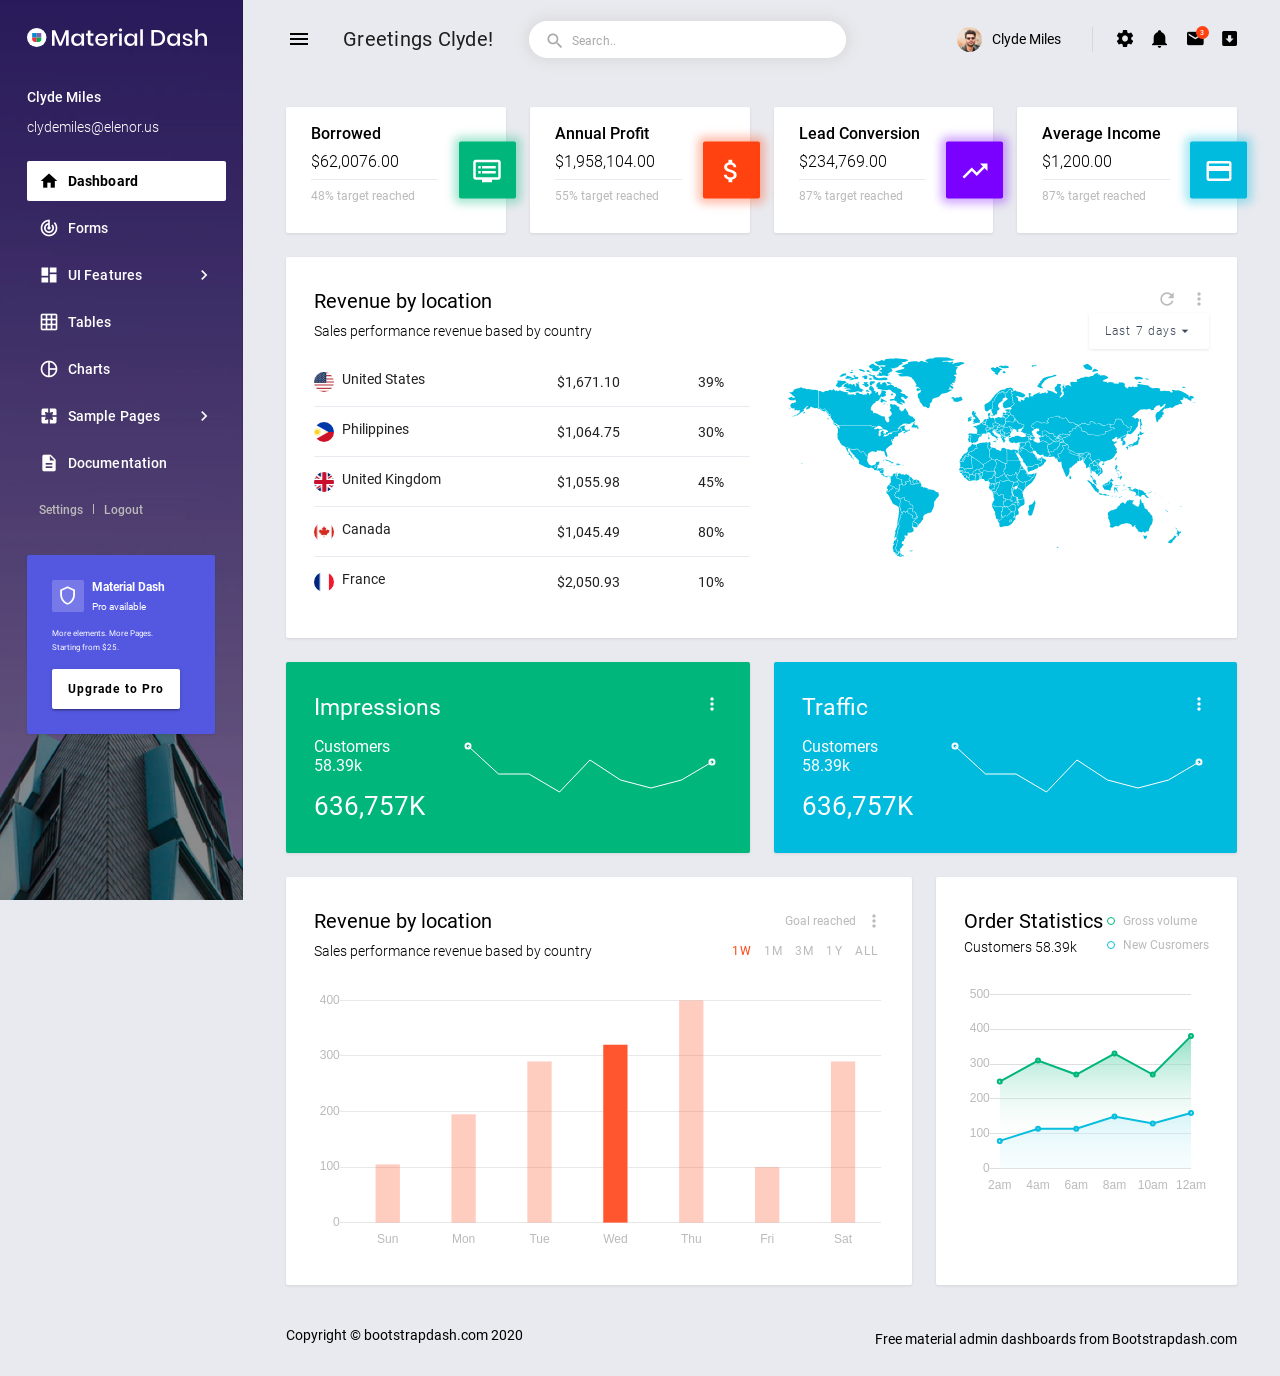
<file: public/demo/index.html>
<!DOCTYPE html>
<html lang="en">
<head>
  <meta charset="UTF-8">
  <meta name="viewport" content="width=device-width, initial-scale=1.0">
  <meta http-equiv="X-UA-Compatible" content="ie=edge">
  <title>Material Dash</title>
  <!-- plugins:css -->
  <link rel="stylesheet" href="../assets/vendors/mdi/css/materialdesignicons.min.css">
  <link rel="stylesheet" href="../assets/vendors/css/vendor.bundle.base.css">
  <!-- endinject -->
  <!-- Plugin css for this page -->
  <link rel="stylesheet" href="../assets/vendors/flag-icon-css/css/flag-icon.min.css">
  <link rel="stylesheet" href="../assets/vendors/jvectormap/jquery-jvectormap.css">
  <!-- End plugin css for this page -->
  <!-- Layout styles -->
  <link rel="stylesheet" href="../assets/css/demo/style.css">
  <!-- End layout styles -->
  <link rel="shortcut icon" href="../assets/images/favicon.png" />
</head>
<body>
<script src="../assets/js/preloader.js"></script>
  <div class="body-wrapper">
    <!-- partial:partials/_sidebar.html -->
    <aside class="mdc-drawer mdc-drawer--dismissible mdc-drawer--open">
      <div class="mdc-drawer__header">
        <a href="index.html" class="brand-logo">
          <img src="../assets/images/logo.svg" alt="logo">
        </a>
      </div>
      <div class="mdc-drawer__content">
        <div class="user-info">
          <p class="name">Clyde Miles</p>
          <p class="email">clydemiles@elenor.us</p>
        </div>
        <div class="mdc-list-group">
          <nav class="mdc-list mdc-drawer-menu">
            <div class="mdc-list-item mdc-drawer-item">
              <a class="mdc-drawer-link" href="index.html">
                <i class="material-icons mdc-list-item__start-detail mdc-drawer-item-icon" aria-hidden="true">home</i>
                Dashboard
              </a>
            </div>
            <div class="mdc-list-item mdc-drawer-item">
              <a class="mdc-drawer-link" href="pages/forms/basic-forms.html">
                <i class="material-icons mdc-list-item__start-detail mdc-drawer-item-icon" aria-hidden="true">track_changes</i>
                Forms
              </a>
            </div>
            <div class="mdc-list-item mdc-drawer-item">
              <a class="mdc-expansion-panel-link" href="#" data-toggle="expansionPanel" data-target="ui-sub-menu">
                <i class="material-icons mdc-list-item__start-detail mdc-drawer-item-icon" aria-hidden="true">dashboard</i>
                UI Features
                <i class="mdc-drawer-arrow material-icons">chevron_right</i>
              </a>
              <div class="mdc-expansion-panel" id="ui-sub-menu">
                <nav class="mdc-list mdc-drawer-submenu">
                  <div class="mdc-list-item mdc-drawer-item">
                    <a class="mdc-drawer-link" href="pages/ui-features/buttons.html">
                      Buttons
                    </a>
                  </div>
                  <div class="mdc-list-item mdc-drawer-item">
                    <a class="mdc-drawer-link" href="pages/ui-features/typography.html">
                      Typography
                    </a>
                  </div>
                </nav>
              </div>
            </div>
            <div class="mdc-list-item mdc-drawer-item">
              <a class="mdc-drawer-link" href="pages/tables/basic-tables.html">
                <i class="material-icons mdc-list-item__start-detail mdc-drawer-item-icon" aria-hidden="true">grid_on</i>
                Tables
              </a>
            </div>
            <div class="mdc-list-item mdc-drawer-item">
              <a class="mdc-drawer-link" href="pages/charts/chartjs.html">
                <i class="material-icons mdc-list-item__start-detail mdc-drawer-item-icon" aria-hidden="true">pie_chart_outlined</i>
                Charts
              </a>
            </div>
            <div class="mdc-list-item mdc-drawer-item">
              <a class="mdc-expansion-panel-link" href="#" data-toggle="expansionPanel" data-target="sample-page-submenu">
                <i class="material-icons mdc-list-item__start-detail mdc-drawer-item-icon" aria-hidden="true">pages</i>
                Sample Pages
                <i class="mdc-drawer-arrow material-icons">chevron_right</i>
              </a>
              <div class="mdc-expansion-panel" id="sample-page-submenu">
                <nav class="mdc-list mdc-drawer-submenu">
                  <div class="mdc-list-item mdc-drawer-item">
                    <a class="mdc-drawer-link" href="pages/samples/blank-page.html">
                      Blank Page
                    </a>
                  </div>
                  <div class="mdc-list-item mdc-drawer-item">
                    <a class="mdc-drawer-link" href="pages/samples/403.html">
                      403
                    </a>
                  </div>
                  <div class="mdc-list-item mdc-drawer-item">
                    <a class="mdc-drawer-link" href="pages/samples/404.html">
                      404
                    </a>
                  </div>
                  <div class="mdc-list-item mdc-drawer-item">
                    <a class="mdc-drawer-link" href="pages/samples/500.html">
                      500
                    </a>
                  </div>
                  <div class="mdc-list-item mdc-drawer-item">
                    <a class="mdc-drawer-link" href="pages/samples/505.html">
                      505
                    </a>
                  </div>
                  <div class="mdc-list-item mdc-drawer-item">
                    <a class="mdc-drawer-link" href="pages/samples/login.html">
                      Login
                    </a>
                  </div>
                  <div class="mdc-list-item mdc-drawer-item">
                    <a class="mdc-drawer-link" href="pages/samples/register.html">
                      Register
                    </a>
                  </div>
                </nav>
              </div>
            </div>
            <div class="mdc-list-item mdc-drawer-item">
              <a class="mdc-drawer-link" href="https://www.bootstrapdash.com/demo/material-admin-free/jquery/documentation/documentation.html" target="_blank">
                <i class="material-icons mdc-list-item__start-detail mdc-drawer-item-icon" aria-hidden="true">description</i>
                Documentation
              </a>
            </div>
          </nav>
        </div>
        <div class="profile-actions">
          <a href="javascript:;">Settings</a>
          <span class="divider"></span>
          <a href="javascript:;">Logout</a>
        </div>
        <div class="mdc-card premium-card">
          <div class="d-flex align-items-center">
            <div class="mdc-card icon-card box-shadow-0">
              <i class="mdi mdi-shield-outline"></i>
            </div>
            <div>
              <p class="mt-0 mb-1 ml-2 font-weight-bold tx-12">Material Dash</p>
              <p class="mt-0 mb-0 ml-2 tx-10">Pro available</p>
            </div>
          </div>
          <p class="tx-8 mt-3 mb-1">More elements. More Pages.</p>
          <p class="tx-8 mb-3">Starting from $25.</p>
          <a href="https://www.bootstrapdash.com/product/material-design-admin-template/" target="_blank">
						<span class="mdc-button mdc-button--raised mdc-button--white">Upgrade to Pro</span>
					</a>
        </div>
      </div>
    </aside>
    <!-- partial -->
    <div class="main-wrapper mdc-drawer-app-content">
      <!-- partial:partials/_navbar.html -->
      <header class="mdc-top-app-bar">
        <div class="mdc-top-app-bar__row">
          <div class="mdc-top-app-bar__section mdc-top-app-bar__section--align-start">
            <button class="material-icons mdc-top-app-bar__navigation-icon mdc-icon-button sidebar-toggler">menu</button>
            <span class="mdc-top-app-bar__title">Greetings Clyde!</span>
            <div class="mdc-text-field mdc-text-field--outlined mdc-text-field--with-leading-icon search-text-field d-none d-md-flex">
              <i class="material-icons mdc-text-field__icon">search</i>
              <input class="mdc-text-field__input" id="text-field-hero-input">
              <div class="mdc-notched-outline">
                <div class="mdc-notched-outline__leading"></div>
                <div class="mdc-notched-outline__notch">
                  <label for="text-field-hero-input" class="mdc-floating-label">Search..</label>
                </div>
                <div class="mdc-notched-outline__trailing"></div>
              </div>
            </div>
          </div>
          <div class="mdc-top-app-bar__section mdc-top-app-bar__section--align-end mdc-top-app-bar__section-right">
            <div class="menu-button-container menu-profile d-none d-md-block">
              <button class="mdc-button mdc-menu-button">
                <span class="d-flex align-items-center">
                  <span class="figure">
                    <img src="../assets/images/faces/face1.jpg" alt="user" class="user">
                  </span>
                  <span class="user-name">Clyde Miles</span>
                </span>
              </button>
              <div class="mdc-menu mdc-menu-surface" tabindex="-1">
                <ul class="mdc-list" role="menu" aria-hidden="true" aria-orientation="vertical">
                  <li class="mdc-list-item" role="menuitem">
                    <div class="item-thumbnail item-thumbnail-icon-only">
                      <i class="mdi mdi-account-edit-outline text-primary"></i>
                    </div>
                    <div class="item-content d-flex align-items-start flex-column justify-content-center">
                      <h6 class="item-subject font-weight-normal">Edit profile</h6>
                    </div>
                  </li>
                  <li class="mdc-list-item" role="menuitem">
                    <div class="item-thumbnail item-thumbnail-icon-only">
                      <i class="mdi mdi-settings-outline text-primary"></i>                      
                    </div>
                    <div class="item-content d-flex align-items-start flex-column justify-content-center">
                      <h6 class="item-subject font-weight-normal">Logout</h6>
                    </div>
                  </li>
                </ul>
              </div>
            </div>
            <div class="divider d-none d-md-block"></div>
            <div class="menu-button-container d-none d-md-block">
              <button class="mdc-button mdc-menu-button">
                <i class="mdi mdi-settings"></i>
              </button>
              <div class="mdc-menu mdc-menu-surface" tabindex="-1">
                <ul class="mdc-list" role="menu" aria-hidden="true" aria-orientation="vertical">
                  <li class="mdc-list-item" role="menuitem">
                    <div class="item-thumbnail item-thumbnail-icon-only">
                      <i class="mdi mdi-alert-circle-outline text-primary"></i>
                    </div>
                    <div class="item-content d-flex align-items-start flex-column justify-content-center">
                      <h6 class="item-subject font-weight-normal">Settings</h6>
                    </div>
                  </li>
                  <li class="mdc-list-item" role="menuitem">
                    <div class="item-thumbnail item-thumbnail-icon-only">
                      <i class="mdi mdi-progress-download text-primary"></i>                      
                    </div>
                    <div class="item-content d-flex align-items-start flex-column justify-content-center">
                      <h6 class="item-subject font-weight-normal">Update</h6>
                    </div>
                  </li>
                </ul>
              </div>
            </div>
            <div class="menu-button-container">
              <button class="mdc-button mdc-menu-button">
                <i class="mdi mdi-bell"></i>
              </button>
              <div class="mdc-menu mdc-menu-surface" tabindex="-1">
                <h6 class="title"> <i class="mdi mdi-bell-outline mr-2 tx-16"></i> Notifications</h6>
                <ul class="mdc-list" role="menu" aria-hidden="true" aria-orientation="vertical">
                  <li class="mdc-list-item" role="menuitem">
                    <div class="item-thumbnail item-thumbnail-icon">
                      <i class="mdi mdi-email-outline"></i>
                    </div>
                    <div class="item-content d-flex align-items-start flex-column justify-content-center">
                      <h6 class="item-subject font-weight-normal">You received a new message</h6>
                      <small class="text-muted"> 6 min ago </small>
                    </div>
                  </li>
                  <li class="mdc-list-item" role="menuitem">
                    <div class="item-thumbnail item-thumbnail-icon">
                      <i class="mdi mdi-account-outline"></i>                      
                    </div>
                    <div class="item-content d-flex align-items-start flex-column justify-content-center">
                      <h6 class="item-subject font-weight-normal">New user registered</h6>
                      <small class="text-muted"> 15 min ago </small>
                    </div>
                  </li>
                  <li class="mdc-list-item" role="menuitem">
                    <div class="item-thumbnail item-thumbnail-icon">
                      <i class="mdi mdi-alert-circle-outline"></i>
                    </div>
                    <div class="item-content d-flex align-items-start flex-column justify-content-center">
                      <h6 class="item-subject font-weight-normal">System Alert</h6>
                      <small class="text-muted"> 2 days ago </small>
                    </div>
                  </li> 
                  <li class="mdc-list-item" role="menuitem">
                    <div class="item-thumbnail item-thumbnail-icon">
                      <i class="mdi mdi-update"></i>
                    </div>
                    <div class="item-content d-flex align-items-start flex-column justify-content-center">
                      <h6 class="item-subject font-weight-normal">You have a new update</h6>
                      <small class="text-muted"> 3 days ago </small>
                    </div>
                  </li> 
                </ul>
              </div>
            </div>
            <div class="menu-button-container">
              <button class="mdc-button mdc-menu-button">
                <i class="mdi mdi-email"></i>
                <span class="count-indicator">
                  <span class="count">3</span>
                </span>
              </button>
              <div class="mdc-menu mdc-menu-surface" tabindex="-1">
                <h6 class="title"><i class="mdi mdi-email-outline mr-2 tx-16"></i> Messages</h6>
                <ul class="mdc-list" role="menu" aria-hidden="true" aria-orientation="vertical">
                  <li class="mdc-list-item" role="menuitem">
                    <div class="item-thumbnail">
                      <img src="../assets/images/faces/face4.jpg" alt="user">
                    </div>
                    <div class="item-content d-flex align-items-start flex-column justify-content-center">
                      <h6 class="item-subject font-weight-normal">Mark send you a message</h6>
                      <small class="text-muted"> 1 Minutes ago </small>
                    </div>
                  </li>
                  <li class="mdc-list-item" role="menuitem">
                    <div class="item-thumbnail">
                      <img src="../assets/images/faces/face2.jpg" alt="user">
                    </div>
                    <div class="item-content d-flex align-items-start flex-column justify-content-center">
                      <h6 class="item-subject font-weight-normal">Cregh send you a message</h6>
                      <small class="text-muted"> 15 Minutes ago </small>
                    </div>
                  </li>
                  <li class="mdc-list-item" role="menuitem">
                    <div class="item-thumbnail">
                      <img src="../assets/images/faces/face3.jpg" alt="user">
                    </div>
                    <div class="item-content d-flex align-items-start flex-column justify-content-center">
                      <h6 class="item-subject font-weight-normal">Profile picture updated</h6>
                      <small class="text-muted"> 18 Minutes ago </small>
                    </div>
                  </li>                
                </ul>
              </div>
            </div>
            <div class="menu-button-container d-none d-md-block">
              <button class="mdc-button mdc-menu-button">
                <i class="mdi mdi-arrow-down-bold-box"></i>
              </button>
              <div class="mdc-menu mdc-menu-surface" tabindex="-1">
                <ul class="mdc-list" role="menu" aria-hidden="true" aria-orientation="vertical">
                  <li class="mdc-list-item" role="menuitem">
                    <div class="item-thumbnail item-thumbnail-icon-only">
                      <i class="mdi mdi-lock-outline text-primary"></i>
                    </div>
                    <div class="item-content d-flex align-items-start flex-column justify-content-center">
                      <h6 class="item-subject font-weight-normal">Lock screen</h6>
                    </div>
                  </li>
                  <li class="mdc-list-item" role="menuitem">
                    <div class="item-thumbnail item-thumbnail-icon-only">
                      <i class="mdi mdi-logout-variant text-primary"></i>                      
                    </div>
                    <div class="item-content d-flex align-items-start flex-column justify-content-center">
                      <h6 class="item-subject font-weight-normal">Logout</h6>
                    </div>
                  </li>
                </ul>
              </div>
            </div>
          </div>
        </div>
      </header>
      <!-- partial -->
      <div class="page-wrapper mdc-toolbar-fixed-adjust">
        <main class="content-wrapper">
          <div class="mdc-layout-grid">
            <div class="mdc-layout-grid__inner">
              <div class="mdc-layout-grid__cell stretch-card mdc-layout-grid__cell--span-3-desktop mdc-layout-grid__cell--span-4-tablet">
                <div class="mdc-card info-card info-card--success">
                  <div class="card-inner">
                    <h5 class="card-title">Borrowed</h5>
                    <h5 class="font-weight-light pb-2 mb-1 border-bottom">$62,0076.00</h5>
                    <p class="tx-12 text-muted">48% target reached</p>
                    <div class="card-icon-wrapper">
                      <i class="material-icons">dvr</i>
                    </div>
                  </div>
                </div>
              </div>
              <div class="mdc-layout-grid__cell stretch-card mdc-layout-grid__cell--span-3-desktop mdc-layout-grid__cell--span-4-tablet">
                <div class="mdc-card info-card info-card--danger">
                  <div class="card-inner">
                    <h5 class="card-title">Annual Profit</h5>
                    <h5 class="font-weight-light pb-2 mb-1 border-bottom">$1,958,104.00</h5>
                    <p class="tx-12 text-muted">55% target reached</p>
                    <div class="card-icon-wrapper">
                      <i class="material-icons">attach_money</i>
                    </div>
                  </div>
                </div>
              </div>
              <div class="mdc-layout-grid__cell stretch-card mdc-layout-grid__cell--span-3-desktop mdc-layout-grid__cell--span-4-tablet">
                <div class="mdc-card info-card info-card--primary">
                  <div class="card-inner">
                    <h5 class="card-title">Lead Conversion</h5>
                    <h5 class="font-weight-light pb-2 mb-1 border-bottom">$234,769.00</h5>
                    <p class="tx-12 text-muted">87% target reached</p>
                    <div class="card-icon-wrapper">
                      <i class="material-icons">trending_up</i>
                    </div>
                  </div>
                </div>
              </div>
              <div class="mdc-layout-grid__cell stretch-card mdc-layout-grid__cell--span-3-desktop mdc-layout-grid__cell--span-4-tablet">
                <div class="mdc-card info-card info-card--info">
                  <div class="card-inner">
                    <h5 class="card-title">Average Income</h5>
                    <h5 class="font-weight-light pb-2 mb-1 border-bottom">$1,200.00</h5>
                    <p class="tx-12 text-muted">87% target reached</p>
                    <div class="card-icon-wrapper">
                      <i class="material-icons">credit_card</i>
                    </div>
                  </div>
                </div>
              </div>
              <div class="mdc-layout-grid__cell stretch-card mdc-layout-grid__cell--span-12">
                <div class="mdc-card">
                  <div class="d-flex justify-content-between">
                    <h4 class="card-title mb-0">Revenue by location</h4>
                    <div>
                        <i class="material-icons refresh-icon">refresh</i>
                        <i class="material-icons options-icon ml-2">more_vert</i>
                    </div>
                  </div>
                  <div class="d-block d-sm-flex justify-content-between align-items-center">
                      <h5 class="card-sub-title mb-2 mb-sm-0">Sales performance revenue based by country</h5>
                      <div class="menu-button-container">
                        <button class="mdc-button mdc-menu-button mdc-button--raised button-box-shadow tx-12 text-dark bg-white font-weight-light">
                            Last 7 days
                          <i class="material-icons">arrow_drop_down</i>
                        </button>
                        <div class="mdc-menu mdc-menu-surface" tabindex="-1">
                          <ul class="mdc-list" role="menu" aria-hidden="true" aria-orientation="vertical">
                            <li class="mdc-list-item" role="menuitem">
                              <h6 class="item-subject font-weight-normal">Back</h6>
                            </li>
                            <li class="mdc-list-item" role="menuitem">
                              <h6 class="item-subject font-weight-normal">Forward</h6>
                            </li>
                            <li class="mdc-list-item" role="menuitem">
                              <h6 class="item-subject font-weight-normal">Reload</h6>
                            </li>
                            <li class="mdc-list-divider"></li>
                            <li class="mdc-list-item" role="menuitem">
                              <h6 class="item-subject font-weight-normal">Save As..</h6>
                            </li>
                          </ul>
                        </div>
                      </div>
                  </div>
                  <div class="mdc-layout-grid__inner mt-2">
                    <div class="mdc-layout-grid__cell mdc-layout-grid__cell--span-6 mdc-layout-grid__cell--span-8-tablet">
                        <div class="table-responsive">
                          <table class="table dashboard-table">
                            <tbody>
                              <tr>
                                <td>
                                  <span class="flag-icon-container"><i class="flag-icon flag-icon-us mr-2"></i></span>United States</td>
                                <td>$1,671.10</td>
                                <td class=" font-weight-medium"> 39% </td>
                              </tr>
                              <tr>
                                <td> <span class="flag-icon-container"><i class="flag-icon flag-icon-ph mr-2"></i></span>Philippines	</td>
                                <td>$1,064.75</td>
                                <td class=" font-weight-medium"> 30% </td>
                              </tr>
                              <tr>
                                <td> <span class="flag-icon-container"><i class="flag-icon flag-icon-gb mr-2"></i></span>United Kingdom</td>
                                <td>$1,055.98</td>
                                <td class=" font-weight-medium"> 45% </td>
                              </tr>
                              <tr>
                                <td> <span class="flag-icon-container"><i class="flag-icon flag-icon-ca mr-2"></i></span>Canada</td>
                                <td>$1,045.49</td>
                                <td class=" font-weight-medium"> 80% </td>
                              </tr>
                              <tr>
                                <td> <span class="flag-icon-container"><i class="flag-icon flag-icon-fr mr-2"></i></span>France</td>
                                <td>$2,050.93</td>
                                <td class=" font-weight-medium"> 10% </td>
                              </tr>
                            </tbody>
                          </table>
                        </div>
                    </div>
                    <div class="mdc-layout-grid__cell mdc-layout-grid__cell--span-6 mdc-layout-grid__cell--span-8-tablet"> 
                      <div id="revenue-map" class="revenue-world-map"></div>
                    </div>
                  </div>
                </div> 
              </div>
              <div class="mdc-layout-grid__cell stretch-card mdc-layout-grid__cell--span-6-desktop mdc-layout-grid__cell--span-4-tablet">
                <div class="mdc-card bg-success text-white">
                  <div class="d-flex justify-content-between">
                    <h3 class="font-weight-normal">Impressions</h3>
                    <i class="material-icons options-icon text-white">more_vert</i>
                  </div>
                  <div class="mdc-layout-grid__inner align-items-center">
                    <div class="mdc-layout-grid__cell stretch-card mdc-layout-grid__cell--span-4-desktop mdc-layout-grid__cell--span-3-tablet mdc-layout-grid__cell--span-2-phone">
                      <div>
                        <h5 class="font-weight-normal mt-2">Customers 58.39k</h5>
                        <h2 class="font-weight-normal mt-3 mb-0">636,757K</h2>
                      </div>
                    </div>
                    <div class="mdc-layout-grid__cell stretch-card mdc-layout-grid__cell--span-8-desktop mdc-layout-grid__cell--span-5-tablet mdc-layout-grid__cell--span-2-phone">
                      <canvas id="impressions-chart" height="80"></canvas>
                    </div>
                  </div>
                </div>
              </div>
              <div class="mdc-layout-grid__cell stretch-card mdc-layout-grid__cell--span-6-desktop mdc-layout-grid__cell--span-4-tablet">
                <div class="mdc-card bg-info text-white">
                    <div class="d-flex justify-content-between">
                      <h3 class="font-weight-normal">Traffic</h3>
                      <i class="material-icons options-icon text-white">more_vert</i>
                    </div>
                    <div class="mdc-layout-grid__inner align-items-center">
                      <div class="mdc-layout-grid__cell stretch-card mdc-layout-grid__cell--span-4-desktop mdc-layout-grid__cell--span-3-tablet mdc-layout-grid__cell--span-2-phone">
                        <div>
                          <h5 class="font-weight-normal mt-2">Customers 58.39k</h5>
                          <h2 class="font-weight-normal mt-3 mb-0">636,757K</h2>
                        </div>
                      </div>
                      <div class="mdc-layout-grid__cell stretch-card mdc-layout-grid__cell--span-8-desktop mdc-layout-grid__cell--span-5-tablet mdc-layout-grid__cell--span-2-phone">
                        <canvas id="traffic-chart" height="80"></canvas>
                      </div>
                    </div>
                </div>
              </div>
              <div class="mdc-layout-grid__cell stretch-card mdc-layout-grid__cell--span-8">
                <div class="mdc-card">
                  <div class="d-flex justify-content-between align-items-center">
                    <h4 class="card-title mb-2 mb-sm-0">Revenue by location</h4>
                    <div class="d-flex justtify-content-between align-items-center">
                      <p class="d-none d-sm-block text-muted tx-12 mb-0 mr-2">Goal reached</p>
                      <i class="material-icons options-icon">more_vert</i>
                    </div>
                  </div>
                  <div class="d-block d-sm-flex justify-content-between align-items-center">
                    <h6 class="card-sub-title mb-0">Sales performance revenue based by country</h6>
                    <div class="mdc-tab-wrapper revenue-tab mdc-tab--secondary"> 
                      <div class="mdc-tab-bar" role="tablist">
                        <div class="mdc-tab-scroller">
                          <div class="mdc-tab-scroller__scroll-area">
                            <div class="mdc-tab-scroller__scroll-content">
                              <button class="mdc-tab mdc-tab--active" role="tab" aria-selected="true" tabindex="0">
                                <span class="mdc-tab__content">
                                  <span class="mdc-tab__text-label">1W</span>
                                </span>
                                <span class="mdc-tab-indicator mdc-tab-indicator--active">
                                  <span class="mdc-tab-indicator__content mdc-tab-indicator__content--underline"></span>
                                </span>
                                <span class="mdc-tab__ripple"></span>
                              </button>
                              <button class="mdc-tab mdc-tab" role="tab" aria-selected="true" tabindex="0">
                                <span class="mdc-tab__content">
                                  <span class="mdc-tab__text-label">1M</span>
                                </span>
                                <span class="mdc-tab-indicator mdc-tab-indicator">
                                  <span class="mdc-tab-indicator__content mdc-tab-indicator__content--underline"></span>
                                </span>
                                <span class="mdc-tab__ripple"></span>
                              </button>
                              <button class="mdc-tab mdc-tab" role="tab" aria-selected="true" tabindex="0">
                                <span class="mdc-tab__content">
                                  <span class="mdc-tab__text-label">3M</span>
                                </span>
                                <span class="mdc-tab-indicator mdc-tab-indicator">
                                  <span class="mdc-tab-indicator__content mdc-tab-indicator__content--underline"></span>
                                </span>
                                <span class="mdc-tab__ripple"></span>
                              </button>
                              <button class="mdc-tab mdc-tab" role="tab" aria-selected="true" tabindex="0">
                                <span class="mdc-tab__content">
                                  <span class="mdc-tab__text-label">1Y</span>
                                </span>
                                <span class="mdc-tab-indicator mdc-tab-indicator">
                                  <span class="mdc-tab-indicator__content mdc-tab-indicator__content--underline"></span>
                                </span>
                                <span class="mdc-tab__ripple"></span>
                              </button>
                              <button class="mdc-tab mdc-tab" role="tab" aria-selected="true" tabindex="0">
                                <span class="mdc-tab__content">
                                  <span class="mdc-tab__text-label">ALL</span>
                                </span>
                                <span class="mdc-tab-indicator mdc-tab-indicator">
                                  <span class="mdc-tab-indicator__content mdc-tab-indicator__content--underline"></span>
                                </span>
                                <span class="mdc-tab__ripple"></span>
                              </button>
                            </div>
                          </div>
                        </div>
                      </div>
                      <div class="content content--active">    
                      </div>
                      <div class="content">
                      </div>
                      <div class="content">    
                      </div>
                      <div class="content">
                      </div>
                      <div class="content">
                      </div>
                    </div>
                  </div>
                  <div class="chart-container mt-4">
                    <canvas id="revenue-chart" height="260"></canvas>
                  </div>
                </div>
              </div>
              <div class="mdc-layout-grid__cell stretch-card mdc-layout-grid__cell--span-4 mdc-layout-grid__cell--span-8-tablet">
                <div class="mdc-card">
                  <div class="d-flex d-lg-block d-xl-flex justify-content-between">
                    <div>
                      <h4 class="card-title">Order Statistics</h4>
                      <h6 class="card-sub-title">Customers 58.39k</h6>
                    </div>
                    <div id="sales-legend" class="d-flex flex-wrap"></div>
                  </div>
                  <div class="chart-container mt-4">
                    <canvas id="chart-sales" height="260"></canvas>
                  </div>
                </div>
              </div>
            </div>
          </div>
        </main>
        <!-- partial:partials/_footer.html -->
        <footer>
          <div class="mdc-layout-grid">
            <div class="mdc-layout-grid__inner">
              <div class="mdc-layout-grid__cell stretch-card mdc-layout-grid__cell--span-6-desktop">
                <span class="text-center text-sm-left d-block d-sm-inline-block tx-14">Copyright © <a href="https://www.bootstrapdash.com/" target="_blank">bootstrapdash.com </a>2020</span>
              </div>
              <div class="mdc-layout-grid__cell stretch-card mdc-layout-grid__cell--span-6-desktop d-flex justify-content-end">
                <span class="float-none float-sm-right d-block mt-1 mt-sm-0 text-center tx-14">Free <a href="https://www.bootstrapdash.com/material-design-dashboard/" target="_blank"> material admin </a> dashboards from Bootstrapdash.com</span>
              </div>
            </div>
          </div>
        </footer>
        <!-- partial -->
      </div>
    </div>
  </div>
  <!-- plugins:js -->
  <script src="../assets/vendors/js/vendor.bundle.base.js"></script>
  <!-- endinject -->
  <!-- Plugin js for this page-->
  <script src="../assets/vendors/chartjs/Chart.min.js"></script>
  <script src="../assets/vendors/jvectormap/jquery-jvectormap.min.js"></script>
  <script src="../assets/vendors/jvectormap/jquery-jvectormap-world-mill-en.js"></script>
  <!-- End plugin js for this page-->
  <!-- inject:js -->
  <script src="../assets/js/material.js"></script>
  <script src="../assets/js/misc.js"></script>
  <!-- endinject -->
  <!-- Custom js for this page-->
  <script src="../assets/js/dashboard.js"></script>
  <!-- End custom js for this page-->
</body>
</html>
</file>
<file: public/assets/vendors/css/vendor.bundle.base.css>
/*
 * Container style
 */
.ps {
  overflow: hidden !important;
  overflow-anchor: none;
  -ms-overflow-style: none;
  touch-action: auto;
  -ms-touch-action: auto;
}

/*
 * Scrollbar rail styles
 */
.ps__rail-x {
  display: none;
  opacity: 0;
  transition: background-color .2s linear, opacity .2s linear;
  -webkit-transition: background-color .2s linear, opacity .2s linear;
  height: 15px;
  /* there must be 'bottom' or 'top' for ps__rail-x */
  bottom: 0px;
  /* please don't change 'position' */
  position: absolute;
}

.ps__rail-y {
  display: none;
  opacity: 0;
  transition: background-color .2s linear, opacity .2s linear;
  -webkit-transition: background-color .2s linear, opacity .2s linear;
  width: 15px;
  /* there must be 'right' or 'left' for ps__rail-y */
  right: 0;
  /* please don't change 'position' */
  position: absolute;
}

.ps--active-x > .ps__rail-x,
.ps--active-y > .ps__rail-y {
  display: block;
  background-color: transparent;
}

.ps:hover > .ps__rail-x,
.ps:hover > .ps__rail-y,
.ps--focus > .ps__rail-x,
.ps--focus > .ps__rail-y,
.ps--scrolling-x > .ps__rail-x,
.ps--scrolling-y > .ps__rail-y {
  opacity: 0.6;
}

.ps .ps__rail-x:hover,
.ps .ps__rail-y:hover,
.ps .ps__rail-x:focus,
.ps .ps__rail-y:focus,
.ps .ps__rail-x.ps--clicking,
.ps .ps__rail-y.ps--clicking {
  background-color: #eee;
  opacity: 0.9;
}

/*
 * Scrollbar thumb styles
 */
.ps__thumb-x {
  background-color: #aaa;
  border-radius: 6px;
  transition: background-color .2s linear, height .2s ease-in-out;
  -webkit-transition: background-color .2s linear, height .2s ease-in-out;
  height: 6px;
  /* there must be 'bottom' for ps__thumb-x */
  bottom: 2px;
  /* please don't change 'position' */
  position: absolute;
}

.ps__thumb-y {
  background-color: #aaa;
  border-radius: 6px;
  transition: background-color .2s linear, width .2s ease-in-out;
  -webkit-transition: background-color .2s linear, width .2s ease-in-out;
  width: 6px;
  /* there must be 'right' for ps__thumb-y */
  right: 2px;
  /* please don't change 'position' */
  position: absolute;
}

.ps__rail-x:hover > .ps__thumb-x,
.ps__rail-x:focus > .ps__thumb-x,
.ps__rail-x.ps--clicking .ps__thumb-x {
  background-color: #999;
  height: 11px;
}

.ps__rail-y:hover > .ps__thumb-y,
.ps__rail-y:focus > .ps__thumb-y,
.ps__rail-y.ps--clicking .ps__thumb-y {
  background-color: #999;
  width: 11px;
}

/* MS supports */
@supports (-ms-overflow-style: none) {
  .ps {
    overflow: auto !important;
  }
}

@media screen and (-ms-high-contrast: active), (-ms-high-contrast: none) {
  .ps {
    overflow: auto !important;
  }
}
</file>
<file: public/assets/vendors/flag-icon-css/css/flag-icon.min.css>
.flag-icon-background{background-size:contain;background-position:50%;background-repeat:no-repeat}.flag-icon{background-size:contain;background-position:50%;background-repeat:no-repeat;position:relative;display:inline-block;width:1.33333333em;line-height:1em}.flag-icon:before{content:'\00a0'}.flag-icon.flag-icon-squared{width:1em}.flag-icon-ad{background-image:url(../flags/4x3/ad.svg)}.flag-icon-ad.flag-icon-squared{background-image:url(../flags/1x1/ad.svg)}.flag-icon-ae{background-image:url(../flags/4x3/ae.svg)}.flag-icon-ae.flag-icon-squared{background-image:url(../flags/1x1/ae.svg)}.flag-icon-af{background-image:url(../flags/4x3/af.svg)}.flag-icon-af.flag-icon-squared{background-image:url(../flags/1x1/af.svg)}.flag-icon-ag{background-image:url(../flags/4x3/ag.svg)}.flag-icon-ag.flag-icon-squared{background-image:url(../flags/1x1/ag.svg)}.flag-icon-ai{background-image:url(../flags/4x3/ai.svg)}.flag-icon-ai.flag-icon-squared{background-image:url(../flags/1x1/ai.svg)}.flag-icon-al{background-image:url(../flags/4x3/al.svg)}.flag-icon-al.flag-icon-squared{background-image:url(../flags/1x1/al.svg)}.flag-icon-am{background-image:url(../flags/4x3/am.svg)}.flag-icon-am.flag-icon-squared{background-image:url(../flags/1x1/am.svg)}.flag-icon-ao{background-image:url(../flags/4x3/ao.svg)}.flag-icon-ao.flag-icon-squared{background-image:url(../flags/1x1/ao.svg)}.flag-icon-aq{background-image:url(../flags/4x3/aq.svg)}.flag-icon-aq.flag-icon-squared{background-image:url(../flags/1x1/aq.svg)}.flag-icon-ar{background-image:url(../flags/4x3/ar.svg)}.flag-icon-ar.flag-icon-squared{background-image:url(../flags/1x1/ar.svg)}.flag-icon-as{background-image:url(../flags/4x3/as.svg)}.flag-icon-as.flag-icon-squared{background-image:url(../flags/1x1/as.svg)}.flag-icon-at{background-image:url(../flags/4x3/at.svg)}.flag-icon-at.flag-icon-squared{background-image:url(../flags/1x1/at.svg)}.flag-icon-au{background-image:url(../flags/4x3/au.svg)}.flag-icon-au.flag-icon-squared{background-image:url(../flags/1x1/au.svg)}.flag-icon-aw{background-image:url(../flags/4x3/aw.svg)}.flag-icon-aw.flag-icon-squared{background-image:url(../flags/1x1/aw.svg)}.flag-icon-ax{background-image:url(../flags/4x3/ax.svg)}.flag-icon-ax.flag-icon-squared{background-image:url(../flags/1x1/ax.svg)}.flag-icon-az{background-image:url(../flags/4x3/az.svg)}.flag-icon-az.flag-icon-squared{background-image:url(../flags/1x1/az.svg)}.flag-icon-ba{background-image:url(../flags/4x3/ba.svg)}.flag-icon-ba.flag-icon-squared{background-image:url(../flags/1x1/ba.svg)}.flag-icon-bb{background-image:url(../flags/4x3/bb.svg)}.flag-icon-bb.flag-icon-squared{background-image:url(../flags/1x1/bb.svg)}.flag-icon-bd{background-image:url(../flags/4x3/bd.svg)}.flag-icon-bd.flag-icon-squared{background-image:url(../flags/1x1/bd.svg)}.flag-icon-be{background-image:url(../flags/4x3/be.svg)}.flag-icon-be.flag-icon-squared{background-image:url(../flags/1x1/be.svg)}.flag-icon-bf{background-image:url(../flags/4x3/bf.svg)}.flag-icon-bf.flag-icon-squared{background-image:url(../flags/1x1/bf.svg)}.flag-icon-bg{background-image:url(../flags/4x3/bg.svg)}.flag-icon-bg.flag-icon-squared{background-image:url(../flags/1x1/bg.svg)}.flag-icon-bh{background-image:url(../flags/4x3/bh.svg)}.flag-icon-bh.flag-icon-squared{background-image:url(../flags/1x1/bh.svg)}.flag-icon-bi{background-image:url(../flags/4x3/bi.svg)}.flag-icon-bi.flag-icon-squared{background-image:url(../flags/1x1/bi.svg)}.flag-icon-bj{background-image:url(../flags/4x3/bj.svg)}.flag-icon-bj.flag-icon-squared{background-image:url(../flags/1x1/bj.svg)}.flag-icon-bl{background-image:url(../flags/4x3/bl.svg)}.flag-icon-bl.flag-icon-squared{background-image:url(../flags/1x1/bl.svg)}.flag-icon-bm{background-image:url(../flags/4x3/bm.svg)}.flag-icon-bm.flag-icon-squared{background-image:url(../flags/1x1/bm.svg)}.flag-icon-bn{background-image:url(../flags/4x3/bn.svg)}.flag-icon-bn.flag-icon-squared{background-image:url(../flags/1x1/bn.svg)}.flag-icon-bo{background-image:url(../flags/4x3/bo.svg)}.flag-icon-bo.flag-icon-squared{background-image:url(../flags/1x1/bo.svg)}.flag-icon-bq{background-image:url(../flags/4x3/bq.svg)}.flag-icon-bq.flag-icon-squared{background-image:url(../flags/1x1/bq.svg)}.flag-icon-br{background-image:url(../flags/4x3/br.svg)}.flag-icon-br.flag-icon-squared{background-image:url(../flags/1x1/br.svg)}.flag-icon-bs{background-image:url(../flags/4x3/bs.svg)}.flag-icon-bs.flag-icon-squared{background-image:url(../flags/1x1/bs.svg)}.flag-icon-bt{background-image:url(../flags/4x3/bt.svg)}.flag-icon-bt.flag-icon-squared{background-image:url(../flags/1x1/bt.svg)}.flag-icon-bv{background-image:url(../flags/4x3/bv.svg)}.flag-icon-bv.flag-icon-squared{background-image:url(../flags/1x1/bv.svg)}.flag-icon-bw{background-image:url(../flags/4x3/bw.svg)}.flag-icon-bw.flag-icon-squared{background-image:url(../flags/1x1/bw.svg)}.flag-icon-by{background-image:url(../flags/4x3/by.svg)}.flag-icon-by.flag-icon-squared{background-image:url(../flags/1x1/by.svg)}.flag-icon-bz{background-image:url(../flags/4x3/bz.svg)}.flag-icon-bz.flag-icon-squared{background-image:url(../flags/1x1/bz.svg)}.flag-icon-ca{background-image:url(../flags/4x3/ca.svg)}.flag-icon-ca.flag-icon-squared{background-image:url(../flags/1x1/ca.svg)}.flag-icon-cc{background-image:url(../flags/4x3/cc.svg)}.flag-icon-cc.flag-icon-squared{background-image:url(../flags/1x1/cc.svg)}.flag-icon-cd{background-image:url(../flags/4x3/cd.svg)}.flag-icon-cd.flag-icon-squared{background-image:url(../flags/1x1/cd.svg)}.flag-icon-cf{background-image:url(../flags/4x3/cf.svg)}.flag-icon-cf.flag-icon-squared{background-image:url(../flags/1x1/cf.svg)}.flag-icon-cg{background-image:url(../flags/4x3/cg.svg)}.flag-icon-cg.flag-icon-squared{background-image:url(../flags/1x1/cg.svg)}.flag-icon-ch{background-image:url(../flags/4x3/ch.svg)}.flag-icon-ch.flag-icon-squared{background-image:url(../flags/1x1/ch.svg)}.flag-icon-ci{background-image:url(../flags/4x3/ci.svg)}.flag-icon-ci.flag-icon-squared{background-image:url(../flags/1x1/ci.svg)}.flag-icon-ck{background-image:url(../flags/4x3/ck.svg)}.flag-icon-ck.flag-icon-squared{background-image:url(../flags/1x1/ck.svg)}.flag-icon-cl{background-image:url(../flags/4x3/cl.svg)}.flag-icon-cl.flag-icon-squared{background-image:url(../flags/1x1/cl.svg)}.flag-icon-cm{background-image:url(../flags/4x3/cm.svg)}.flag-icon-cm.flag-icon-squared{background-image:url(../flags/1x1/cm.svg)}.flag-icon-cn{background-image:url(../flags/4x3/cn.svg)}.flag-icon-cn.flag-icon-squared{background-image:url(../flags/1x1/cn.svg)}.flag-icon-co{background-image:url(../flags/4x3/co.svg)}.flag-icon-co.flag-icon-squared{background-image:url(../flags/1x1/co.svg)}.flag-icon-cr{background-image:url(../flags/4x3/cr.svg)}.flag-icon-cr.flag-icon-squared{background-image:url(../flags/1x1/cr.svg)}.flag-icon-cu{background-image:url(../flags/4x3/cu.svg)}.flag-icon-cu.flag-icon-squared{background-image:url(../flags/1x1/cu.svg)}.flag-icon-cv{background-image:url(../flags/4x3/cv.svg)}.flag-icon-cv.flag-icon-squared{background-image:url(../flags/1x1/cv.svg)}.flag-icon-cw{background-image:url(../flags/4x3/cw.svg)}.flag-icon-cw.flag-icon-squared{background-image:url(../flags/1x1/cw.svg)}.flag-icon-cx{background-image:url(../flags/4x3/cx.svg)}.flag-icon-cx.flag-icon-squared{background-image:url(../flags/1x1/cx.svg)}.flag-icon-cy{background-image:url(../flags/4x3/cy.svg)}.flag-icon-cy.flag-icon-squared{background-image:url(../flags/1x1/cy.svg)}.flag-icon-cz{background-image:url(../flags/4x3/cz.svg)}.flag-icon-cz.flag-icon-squared{background-image:url(../flags/1x1/cz.svg)}.flag-icon-de{background-image:url(../flags/4x3/de.svg)}.flag-icon-de.flag-icon-squared{background-image:url(../flags/1x1/de.svg)}.flag-icon-dj{background-image:url(../flags/4x3/dj.svg)}.flag-icon-dj.flag-icon-squared{background-image:url(../flags/1x1/dj.svg)}.flag-icon-dk{background-image:url(../flags/4x3/dk.svg)}.flag-icon-dk.flag-icon-squared{background-image:url(../flags/1x1/dk.svg)}.flag-icon-dm{background-image:url(../flags/4x3/dm.svg)}.flag-icon-dm.flag-icon-squared{background-image:url(../flags/1x1/dm.svg)}.flag-icon-do{background-image:url(../flags/4x3/do.svg)}.flag-icon-do.flag-icon-squared{background-image:url(../flags/1x1/do.svg)}.flag-icon-dz{background-image:url(../flags/4x3/dz.svg)}.flag-icon-dz.flag-icon-squared{background-image:url(../flags/1x1/dz.svg)}.flag-icon-ec{background-image:url(../flags/4x3/ec.svg)}.flag-icon-ec.flag-icon-squared{background-image:url(../flags/1x1/ec.svg)}.flag-icon-ee{background-image:url(../flags/4x3/ee.svg)}.flag-icon-ee.flag-icon-squared{background-image:url(../flags/1x1/ee.svg)}.flag-icon-eg{background-image:url(../flags/4x3/eg.svg)}.flag-icon-eg.flag-icon-squared{background-image:url(../flags/1x1/eg.svg)}.flag-icon-eh{background-image:url(../flags/4x3/eh.svg)}.flag-icon-eh.flag-icon-squared{background-image:url(../flags/1x1/eh.svg)}.flag-icon-er{background-image:url(../flags/4x3/er.svg)}.flag-icon-er.flag-icon-squared{background-image:url(../flags/1x1/er.svg)}.flag-icon-es{background-image:url(../flags/4x3/es.svg)}.flag-icon-es.flag-icon-squared{background-image:url(../flags/1x1/es.svg)}.flag-icon-et{background-image:url(../flags/4x3/et.svg)}.flag-icon-et.flag-icon-squared{background-image:url(../flags/1x1/et.svg)}.flag-icon-fi{background-image:url(../flags/4x3/fi.svg)}.flag-icon-fi.flag-icon-squared{background-image:url(../flags/1x1/fi.svg)}.flag-icon-fj{background-image:url(../flags/4x3/fj.svg)}.flag-icon-fj.flag-icon-squared{background-image:url(../flags/1x1/fj.svg)}.flag-icon-fk{background-image:url(../flags/4x3/fk.svg)}.flag-icon-fk.flag-icon-squared{background-image:url(../flags/1x1/fk.svg)}.flag-icon-fm{background-image:url(../flags/4x3/fm.svg)}.flag-icon-fm.flag-icon-squared{background-image:url(../flags/1x1/fm.svg)}.flag-icon-fo{background-image:url(../flags/4x3/fo.svg)}.flag-icon-fo.flag-icon-squared{background-image:url(../flags/1x1/fo.svg)}.flag-icon-fr{background-image:url(../flags/4x3/fr.svg)}.flag-icon-fr.flag-icon-squared{background-image:url(../flags/1x1/fr.svg)}.flag-icon-ga{background-image:url(../flags/4x3/ga.svg)}.flag-icon-ga.flag-icon-squared{background-image:url(../flags/1x1/ga.svg)}.flag-icon-gb{background-image:url(../flags/4x3/gb.svg)}.flag-icon-gb.flag-icon-squared{background-image:url(../flags/1x1/gb.svg)}.flag-icon-gd{background-image:url(../flags/4x3/gd.svg)}.flag-icon-gd.flag-icon-squared{background-image:url(../flags/1x1/gd.svg)}.flag-icon-ge{background-image:url(../flags/4x3/ge.svg)}.flag-icon-ge.flag-icon-squared{background-image:url(../flags/1x1/ge.svg)}.flag-icon-gf{background-image:url(../flags/4x3/gf.svg)}.flag-icon-gf.flag-icon-squared{background-image:url(../flags/1x1/gf.svg)}.flag-icon-gg{background-image:url(../flags/4x3/gg.svg)}.flag-icon-gg.flag-icon-squared{background-image:url(../flags/1x1/gg.svg)}.flag-icon-gh{background-image:url(../flags/4x3/gh.svg)}.flag-icon-gh.flag-icon-squared{background-image:url(../flags/1x1/gh.svg)}.flag-icon-gi{background-image:url(../flags/4x3/gi.svg)}.flag-icon-gi.flag-icon-squared{background-image:url(../flags/1x1/gi.svg)}.flag-icon-gl{background-image:url(../flags/4x3/gl.svg)}.flag-icon-gl.flag-icon-squared{background-image:url(../flags/1x1/gl.svg)}.flag-icon-gm{background-image:url(../flags/4x3/gm.svg)}.flag-icon-gm.flag-icon-squared{background-image:url(../flags/1x1/gm.svg)}.flag-icon-gn{background-image:url(../flags/4x3/gn.svg)}.flag-icon-gn.flag-icon-squared{background-image:url(../flags/1x1/gn.svg)}.flag-icon-gp{background-image:url(../flags/4x3/gp.svg)}.flag-icon-gp.flag-icon-squared{background-image:url(../flags/1x1/gp.svg)}.flag-icon-gq{background-image:url(../flags/4x3/gq.svg)}.flag-icon-gq.flag-icon-squared{background-image:url(../flags/1x1/gq.svg)}.flag-icon-gr{background-image:url(../flags/4x3/gr.svg)}.flag-icon-gr.flag-icon-squared{background-image:url(../flags/1x1/gr.svg)}.flag-icon-gs{background-image:url(../flags/4x3/gs.svg)}.flag-icon-gs.flag-icon-squared{background-image:url(../flags/1x1/gs.svg)}.flag-icon-gt{background-image:url(../flags/4x3/gt.svg)}.flag-icon-gt.flag-icon-squared{background-image:url(../flags/1x1/gt.svg)}.flag-icon-gu{background-image:url(../flags/4x3/gu.svg)}.flag-icon-gu.flag-icon-squared{background-image:url(../flags/1x1/gu.svg)}.flag-icon-gw{background-image:url(../flags/4x3/gw.svg)}.flag-icon-gw.flag-icon-squared{background-image:url(../flags/1x1/gw.svg)}.flag-icon-gy{background-image:url(../flags/4x3/gy.svg)}.flag-icon-gy.flag-icon-squared{background-image:url(../flags/1x1/gy.svg)}.flag-icon-hk{background-image:url(../flags/4x3/hk.svg)}.flag-icon-hk.flag-icon-squared{background-image:url(../flags/1x1/hk.svg)}.flag-icon-hm{background-image:url(../flags/4x3/hm.svg)}.flag-icon-hm.flag-icon-squared{background-image:url(../flags/1x1/hm.svg)}.flag-icon-hn{background-image:url(../flags/4x3/hn.svg)}.flag-icon-hn.flag-icon-squared{background-image:url(../flags/1x1/hn.svg)}.flag-icon-hr{background-image:url(../flags/4x3/hr.svg)}.flag-icon-hr.flag-icon-squared{background-image:url(../flags/1x1/hr.svg)}.flag-icon-ht{background-image:url(../flags/4x3/ht.svg)}.flag-icon-ht.flag-icon-squared{background-image:url(../flags/1x1/ht.svg)}.flag-icon-hu{background-image:url(../flags/4x3/hu.svg)}.flag-icon-hu.flag-icon-squared{background-image:url(../flags/1x1/hu.svg)}.flag-icon-id{background-image:url(../flags/4x3/id.svg)}.flag-icon-id.flag-icon-squared{background-image:url(../flags/1x1/id.svg)}.flag-icon-ie{background-image:url(../flags/4x3/ie.svg)}.flag-icon-ie.flag-icon-squared{background-image:url(../flags/1x1/ie.svg)}.flag-icon-il{background-image:url(../flags/4x3/il.svg)}.flag-icon-il.flag-icon-squared{background-image:url(../flags/1x1/il.svg)}.flag-icon-im{background-image:url(../flags/4x3/im.svg)}.flag-icon-im.flag-icon-squared{background-image:url(../flags/1x1/im.svg)}.flag-icon-in{background-image:url(../flags/4x3/in.svg)}.flag-icon-in.flag-icon-squared{background-image:url(../flags/1x1/in.svg)}.flag-icon-io{background-image:url(../flags/4x3/io.svg)}.flag-icon-io.flag-icon-squared{background-image:url(../flags/1x1/io.svg)}.flag-icon-iq{background-image:url(../flags/4x3/iq.svg)}.flag-icon-iq.flag-icon-squared{background-image:url(../flags/1x1/iq.svg)}.flag-icon-ir{background-image:url(../flags/4x3/ir.svg)}.flag-icon-ir.flag-icon-squared{background-image:url(../flags/1x1/ir.svg)}.flag-icon-is{background-image:url(../flags/4x3/is.svg)}.flag-icon-is.flag-icon-squared{background-image:url(../flags/1x1/is.svg)}.flag-icon-it{background-image:url(../flags/4x3/it.svg)}.flag-icon-it.flag-icon-squared{background-image:url(../flags/1x1/it.svg)}.flag-icon-je{background-image:url(../flags/4x3/je.svg)}.flag-icon-je.flag-icon-squared{background-image:url(../flags/1x1/je.svg)}.flag-icon-jm{background-image:url(../flags/4x3/jm.svg)}.flag-icon-jm.flag-icon-squared{background-image:url(../flags/1x1/jm.svg)}.flag-icon-jo{background-image:url(../flags/4x3/jo.svg)}.flag-icon-jo.flag-icon-squared{background-image:url(../flags/1x1/jo.svg)}.flag-icon-jp{background-image:url(../flags/4x3/jp.svg)}.flag-icon-jp.flag-icon-squared{background-image:url(../flags/1x1/jp.svg)}.flag-icon-ke{background-image:url(../flags/4x3/ke.svg)}.flag-icon-ke.flag-icon-squared{background-image:url(../flags/1x1/ke.svg)}.flag-icon-kg{background-image:url(../flags/4x3/kg.svg)}.flag-icon-kg.flag-icon-squared{background-image:url(../flags/1x1/kg.svg)}.flag-icon-kh{background-image:url(../flags/4x3/kh.svg)}.flag-icon-kh.flag-icon-squared{background-image:url(../flags/1x1/kh.svg)}.flag-icon-ki{background-image:url(../flags/4x3/ki.svg)}.flag-icon-ki.flag-icon-squared{background-image:url(../flags/1x1/ki.svg)}.flag-icon-km{background-image:url(../flags/4x3/km.svg)}.flag-icon-km.flag-icon-squared{background-image:url(../flags/1x1/km.svg)}.flag-icon-kn{background-image:url(../flags/4x3/kn.svg)}.flag-icon-kn.flag-icon-squared{background-image:url(../flags/1x1/kn.svg)}.flag-icon-kp{background-image:url(../flags/4x3/kp.svg)}.flag-icon-kp.flag-icon-squared{background-image:url(../flags/1x1/kp.svg)}.flag-icon-kr{background-image:url(../flags/4x3/kr.svg)}.flag-icon-kr.flag-icon-squared{background-image:url(../flags/1x1/kr.svg)}.flag-icon-kw{background-image:url(../flags/4x3/kw.svg)}.flag-icon-kw.flag-icon-squared{background-image:url(../flags/1x1/kw.svg)}.flag-icon-ky{background-image:url(../flags/4x3/ky.svg)}.flag-icon-ky.flag-icon-squared{background-image:url(../flags/1x1/ky.svg)}.flag-icon-kz{background-image:url(../flags/4x3/kz.svg)}.flag-icon-kz.flag-icon-squared{background-image:url(../flags/1x1/kz.svg)}.flag-icon-la{background-image:url(../flags/4x3/la.svg)}.flag-icon-la.flag-icon-squared{background-image:url(../flags/1x1/la.svg)}.flag-icon-lb{background-image:url(../flags/4x3/lb.svg)}.flag-icon-lb.flag-icon-squared{background-image:url(../flags/1x1/lb.svg)}.flag-icon-lc{background-image:url(../flags/4x3/lc.svg)}.flag-icon-lc.flag-icon-squared{background-image:url(../flags/1x1/lc.svg)}.flag-icon-li{background-image:url(../flags/4x3/li.svg)}.flag-icon-li.flag-icon-squared{background-image:url(../flags/1x1/li.svg)}.flag-icon-lk{background-image:url(../flags/4x3/lk.svg)}.flag-icon-lk.flag-icon-squared{background-image:url(../flags/1x1/lk.svg)}.flag-icon-lr{background-image:url(../flags/4x3/lr.svg)}.flag-icon-lr.flag-icon-squared{background-image:url(../flags/1x1/lr.svg)}.flag-icon-ls{background-image:url(../flags/4x3/ls.svg)}.flag-icon-ls.flag-icon-squared{background-image:url(../flags/1x1/ls.svg)}.flag-icon-lt{background-image:url(../flags/4x3/lt.svg)}.flag-icon-lt.flag-icon-squared{background-image:url(../flags/1x1/lt.svg)}.flag-icon-lu{background-image:url(../flags/4x3/lu.svg)}.flag-icon-lu.flag-icon-squared{background-image:url(../flags/1x1/lu.svg)}.flag-icon-lv{background-image:url(../flags/4x3/lv.svg)}.flag-icon-lv.flag-icon-squared{background-image:url(../flags/1x1/lv.svg)}.flag-icon-ly{background-image:url(../flags/4x3/ly.svg)}.flag-icon-ly.flag-icon-squared{background-image:url(../flags/1x1/ly.svg)}.flag-icon-ma{background-image:url(../flags/4x3/ma.svg)}.flag-icon-ma.flag-icon-squared{background-image:url(../flags/1x1/ma.svg)}.flag-icon-mc{background-image:url(../flags/4x3/mc.svg)}.flag-icon-mc.flag-icon-squared{background-image:url(../flags/1x1/mc.svg)}.flag-icon-md{background-image:url(../flags/4x3/md.svg)}.flag-icon-md.flag-icon-squared{background-image:url(../flags/1x1/md.svg)}.flag-icon-me{background-image:url(../flags/4x3/me.svg)}.flag-icon-me.flag-icon-squared{background-image:url(../flags/1x1/me.svg)}.flag-icon-mf{background-image:url(../flags/4x3/mf.svg)}.flag-icon-mf.flag-icon-squared{background-image:url(../flags/1x1/mf.svg)}.flag-icon-mg{background-image:url(../flags/4x3/mg.svg)}.flag-icon-mg.flag-icon-squared{background-image:url(../flags/1x1/mg.svg)}.flag-icon-mh{background-image:url(../flags/4x3/mh.svg)}.flag-icon-mh.flag-icon-squared{background-image:url(../flags/1x1/mh.svg)}.flag-icon-mk{background-image:url(../flags/4x3/mk.svg)}.flag-icon-mk.flag-icon-squared{background-image:url(../flags/1x1/mk.svg)}.flag-icon-ml{background-image:url(../flags/4x3/ml.svg)}.flag-icon-ml.flag-icon-squared{background-image:url(../flags/1x1/ml.svg)}.flag-icon-mm{background-image:url(../flags/4x3/mm.svg)}.flag-icon-mm.flag-icon-squared{background-image:url(../flags/1x1/mm.svg)}.flag-icon-mn{background-image:url(../flags/4x3/mn.svg)}.flag-icon-mn.flag-icon-squared{background-image:url(../flags/1x1/mn.svg)}.flag-icon-mo{background-image:url(../flags/4x3/mo.svg)}.flag-icon-mo.flag-icon-squared{background-image:url(../flags/1x1/mo.svg)}.flag-icon-mp{background-image:url(../flags/4x3/mp.svg)}.flag-icon-mp.flag-icon-squared{background-image:url(../flags/1x1/mp.svg)}.flag-icon-mq{background-image:url(../flags/4x3/mq.svg)}.flag-icon-mq.flag-icon-squared{background-image:url(../flags/1x1/mq.svg)}.flag-icon-mr{background-image:url(../flags/4x3/mr.svg)}.flag-icon-mr.flag-icon-squared{background-image:url(../flags/1x1/mr.svg)}.flag-icon-ms{background-image:url(../flags/4x3/ms.svg)}.flag-icon-ms.flag-icon-squared{background-image:url(../flags/1x1/ms.svg)}.flag-icon-mt{background-image:url(../flags/4x3/mt.svg)}.flag-icon-mt.flag-icon-squared{background-image:url(../flags/1x1/mt.svg)}.flag-icon-mu{background-image:url(../flags/4x3/mu.svg)}.flag-icon-mu.flag-icon-squared{background-image:url(../flags/1x1/mu.svg)}.flag-icon-mv{background-image:url(../flags/4x3/mv.svg)}.flag-icon-mv.flag-icon-squared{background-image:url(../flags/1x1/mv.svg)}.flag-icon-mw{background-image:url(../flags/4x3/mw.svg)}.flag-icon-mw.flag-icon-squared{background-image:url(../flags/1x1/mw.svg)}.flag-icon-mx{background-image:url(../flags/4x3/mx.svg)}.flag-icon-mx.flag-icon-squared{background-image:url(../flags/1x1/mx.svg)}.flag-icon-my{background-image:url(../flags/4x3/my.svg)}.flag-icon-my.flag-icon-squared{background-image:url(../flags/1x1/my.svg)}.flag-icon-mz{background-image:url(../flags/4x3/mz.svg)}.flag-icon-mz.flag-icon-squared{background-image:url(../flags/1x1/mz.svg)}.flag-icon-na{background-image:url(../flags/4x3/na.svg)}.flag-icon-na.flag-icon-squared{background-image:url(../flags/1x1/na.svg)}.flag-icon-nc{background-image:url(../flags/4x3/nc.svg)}.flag-icon-nc.flag-icon-squared{background-image:url(../flags/1x1/nc.svg)}.flag-icon-ne{background-image:url(../flags/4x3/ne.svg)}.flag-icon-ne.flag-icon-squared{background-image:url(../flags/1x1/ne.svg)}.flag-icon-nf{background-image:url(../flags/4x3/nf.svg)}.flag-icon-nf.flag-icon-squared{background-image:url(../flags/1x1/nf.svg)}.flag-icon-ng{background-image:url(../flags/4x3/ng.svg)}.flag-icon-ng.flag-icon-squared{background-image:url(../flags/1x1/ng.svg)}.flag-icon-ni{background-image:url(../flags/4x3/ni.svg)}.flag-icon-ni.flag-icon-squared{background-image:url(../flags/1x1/ni.svg)}.flag-icon-nl{background-image:url(../flags/4x3/nl.svg)}.flag-icon-nl.flag-icon-squared{background-image:url(../flags/1x1/nl.svg)}.flag-icon-no{background-image:url(../flags/4x3/no.svg)}.flag-icon-no.flag-icon-squared{background-image:url(../flags/1x1/no.svg)}.flag-icon-np{background-image:url(../flags/4x3/np.svg)}.flag-icon-np.flag-icon-squared{background-image:url(../flags/1x1/np.svg)}.flag-icon-nr{background-image:url(../flags/4x3/nr.svg)}.flag-icon-nr.flag-icon-squared{background-image:url(../flags/1x1/nr.svg)}.flag-icon-nu{background-image:url(../flags/4x3/nu.svg)}.flag-icon-nu.flag-icon-squared{background-image:url(../flags/1x1/nu.svg)}.flag-icon-nz{background-image:url(../flags/4x3/nz.svg)}.flag-icon-nz.flag-icon-squared{background-image:url(../flags/1x1/nz.svg)}.flag-icon-om{background-image:url(../flags/4x3/om.svg)}.flag-icon-om.flag-icon-squared{background-image:url(../flags/1x1/om.svg)}.flag-icon-pa{background-image:url(../flags/4x3/pa.svg)}.flag-icon-pa.flag-icon-squared{background-image:url(../flags/1x1/pa.svg)}.flag-icon-pe{background-image:url(../flags/4x3/pe.svg)}.flag-icon-pe.flag-icon-squared{background-image:url(../flags/1x1/pe.svg)}.flag-icon-pf{background-image:url(../flags/4x3/pf.svg)}.flag-icon-pf.flag-icon-squared{background-image:url(../flags/1x1/pf.svg)}.flag-icon-pg{background-image:url(../flags/4x3/pg.svg)}.flag-icon-pg.flag-icon-squared{background-image:url(../flags/1x1/pg.svg)}.flag-icon-ph{background-image:url(../flags/4x3/ph.svg)}.flag-icon-ph.flag-icon-squared{background-image:url(../flags/1x1/ph.svg)}.flag-icon-pk{background-image:url(../flags/4x3/pk.svg)}.flag-icon-pk.flag-icon-squared{background-image:url(../flags/1x1/pk.svg)}.flag-icon-pl{background-image:url(../flags/4x3/pl.svg)}.flag-icon-pl.flag-icon-squared{background-image:url(../flags/1x1/pl.svg)}.flag-icon-pm{background-image:url(../flags/4x3/pm.svg)}.flag-icon-pm.flag-icon-squared{background-image:url(../flags/1x1/pm.svg)}.flag-icon-pn{background-image:url(../flags/4x3/pn.svg)}.flag-icon-pn.flag-icon-squared{background-image:url(../flags/1x1/pn.svg)}.flag-icon-pr{background-image:url(../flags/4x3/pr.svg)}.flag-icon-pr.flag-icon-squared{background-image:url(../flags/1x1/pr.svg)}.flag-icon-ps{background-image:url(../flags/4x3/ps.svg)}.flag-icon-ps.flag-icon-squared{background-image:url(../flags/1x1/ps.svg)}.flag-icon-pt{background-image:url(../flags/4x3/pt.svg)}.flag-icon-pt.flag-icon-squared{background-image:url(../flags/1x1/pt.svg)}.flag-icon-pw{background-image:url(../flags/4x3/pw.svg)}.flag-icon-pw.flag-icon-squared{background-image:url(../flags/1x1/pw.svg)}.flag-icon-py{background-image:url(../flags/4x3/py.svg)}.flag-icon-py.flag-icon-squared{background-image:url(../flags/1x1/py.svg)}.flag-icon-qa{background-image:url(../flags/4x3/qa.svg)}.flag-icon-qa.flag-icon-squared{background-image:url(../flags/1x1/qa.svg)}.flag-icon-re{background-image:url(../flags/4x3/re.svg)}.flag-icon-re.flag-icon-squared{background-image:url(../flags/1x1/re.svg)}.flag-icon-ro{background-image:url(../flags/4x3/ro.svg)}.flag-icon-ro.flag-icon-squared{background-image:url(../flags/1x1/ro.svg)}.flag-icon-rs{background-image:url(../flags/4x3/rs.svg)}.flag-icon-rs.flag-icon-squared{background-image:url(../flags/1x1/rs.svg)}.flag-icon-ru{background-image:url(../flags/4x3/ru.svg)}.flag-icon-ru.flag-icon-squared{background-image:url(../flags/1x1/ru.svg)}.flag-icon-rw{background-image:url(../flags/4x3/rw.svg)}.flag-icon-rw.flag-icon-squared{background-image:url(../flags/1x1/rw.svg)}.flag-icon-sa{background-image:url(../flags/4x3/sa.svg)}.flag-icon-sa.flag-icon-squared{background-image:url(../flags/1x1/sa.svg)}.flag-icon-sb{background-image:url(../flags/4x3/sb.svg)}.flag-icon-sb.flag-icon-squared{background-image:url(../flags/1x1/sb.svg)}.flag-icon-sc{background-image:url(../flags/4x3/sc.svg)}.flag-icon-sc.flag-icon-squared{background-image:url(../flags/1x1/sc.svg)}.flag-icon-sd{background-image:url(../flags/4x3/sd.svg)}.flag-icon-sd.flag-icon-squared{background-image:url(../flags/1x1/sd.svg)}.flag-icon-se{background-image:url(../flags/4x3/se.svg)}.flag-icon-se.flag-icon-squared{background-image:url(../flags/1x1/se.svg)}.flag-icon-sg{background-image:url(../flags/4x3/sg.svg)}.flag-icon-sg.flag-icon-squared{background-image:url(../flags/1x1/sg.svg)}.flag-icon-sh{background-image:url(../flags/4x3/sh.svg)}.flag-icon-sh.flag-icon-squared{background-image:url(../flags/1x1/sh.svg)}.flag-icon-si{background-image:url(../flags/4x3/si.svg)}.flag-icon-si.flag-icon-squared{background-image:url(../flags/1x1/si.svg)}.flag-icon-sj{background-image:url(../flags/4x3/sj.svg)}.flag-icon-sj.flag-icon-squared{background-image:url(../flags/1x1/sj.svg)}.flag-icon-sk{background-image:url(../flags/4x3/sk.svg)}.flag-icon-sk.flag-icon-squared{background-image:url(../flags/1x1/sk.svg)}.flag-icon-sl{background-image:url(../flags/4x3/sl.svg)}.flag-icon-sl.flag-icon-squared{background-image:url(../flags/1x1/sl.svg)}.flag-icon-sm{background-image:url(../flags/4x3/sm.svg)}.flag-icon-sm.flag-icon-squared{background-image:url(../flags/1x1/sm.svg)}.flag-icon-sn{background-image:url(../flags/4x3/sn.svg)}.flag-icon-sn.flag-icon-squared{background-image:url(../flags/1x1/sn.svg)}.flag-icon-so{background-image:url(../flags/4x3/so.svg)}.flag-icon-so.flag-icon-squared{background-image:url(../flags/1x1/so.svg)}.flag-icon-sr{background-image:url(../flags/4x3/sr.svg)}.flag-icon-sr.flag-icon-squared{background-image:url(../flags/1x1/sr.svg)}.flag-icon-ss{background-image:url(../flags/4x3/ss.svg)}.flag-icon-ss.flag-icon-squared{background-image:url(../flags/1x1/ss.svg)}.flag-icon-st{background-image:url(../flags/4x3/st.svg)}.flag-icon-st.flag-icon-squared{background-image:url(../flags/1x1/st.svg)}.flag-icon-sv{background-image:url(../flags/4x3/sv.svg)}.flag-icon-sv.flag-icon-squared{background-image:url(../flags/1x1/sv.svg)}.flag-icon-sx{background-image:url(../flags/4x3/sx.svg)}.flag-icon-sx.flag-icon-squared{background-image:url(../flags/1x1/sx.svg)}.flag-icon-sy{background-image:url(../flags/4x3/sy.svg)}.flag-icon-sy.flag-icon-squared{background-image:url(../flags/1x1/sy.svg)}.flag-icon-sz{background-image:url(../flags/4x3/sz.svg)}.flag-icon-sz.flag-icon-squared{background-image:url(../flags/1x1/sz.svg)}.flag-icon-tc{background-image:url(../flags/4x3/tc.svg)}.flag-icon-tc.flag-icon-squared{background-image:url(../flags/1x1/tc.svg)}.flag-icon-td{background-image:url(../flags/4x3/td.svg)}.flag-icon-td.flag-icon-squared{background-image:url(../flags/1x1/td.svg)}.flag-icon-tf{background-image:url(../flags/4x3/tf.svg)}.flag-icon-tf.flag-icon-squared{background-image:url(../flags/1x1/tf.svg)}.flag-icon-tg{background-image:url(../flags/4x3/tg.svg)}.flag-icon-tg.flag-icon-squared{background-image:url(../flags/1x1/tg.svg)}.flag-icon-th{background-image:url(../flags/4x3/th.svg)}.flag-icon-th.flag-icon-squared{background-image:url(../flags/1x1/th.svg)}.flag-icon-tj{background-image:url(../flags/4x3/tj.svg)}.flag-icon-tj.flag-icon-squared{background-image:url(../flags/1x1/tj.svg)}.flag-icon-tk{background-image:url(../flags/4x3/tk.svg)}.flag-icon-tk.flag-icon-squared{background-image:url(../flags/1x1/tk.svg)}.flag-icon-tl{background-image:url(../flags/4x3/tl.svg)}.flag-icon-tl.flag-icon-squared{background-image:url(../flags/1x1/tl.svg)}.flag-icon-tm{background-image:url(../flags/4x3/tm.svg)}.flag-icon-tm.flag-icon-squared{background-image:url(../flags/1x1/tm.svg)}.flag-icon-tn{background-image:url(../flags/4x3/tn.svg)}.flag-icon-tn.flag-icon-squared{background-image:url(../flags/1x1/tn.svg)}.flag-icon-to{background-image:url(../flags/4x3/to.svg)}.flag-icon-to.flag-icon-squared{background-image:url(../flags/1x1/to.svg)}.flag-icon-tr{background-image:url(../flags/4x3/tr.svg)}.flag-icon-tr.flag-icon-squared{background-image:url(../flags/1x1/tr.svg)}.flag-icon-tt{background-image:url(../flags/4x3/tt.svg)}.flag-icon-tt.flag-icon-squared{background-image:url(../flags/1x1/tt.svg)}.flag-icon-tv{background-image:url(../flags/4x3/tv.svg)}.flag-icon-tv.flag-icon-squared{background-image:url(../flags/1x1/tv.svg)}.flag-icon-tw{background-image:url(../flags/4x3/tw.svg)}.flag-icon-tw.flag-icon-squared{background-image:url(../flags/1x1/tw.svg)}.flag-icon-tz{background-image:url(../flags/4x3/tz.svg)}.flag-icon-tz.flag-icon-squared{background-image:url(../flags/1x1/tz.svg)}.flag-icon-ua{background-image:url(../flags/4x3/ua.svg)}.flag-icon-ua.flag-icon-squared{background-image:url(../flags/1x1/ua.svg)}.flag-icon-ug{background-image:url(../flags/4x3/ug.svg)}.flag-icon-ug.flag-icon-squared{background-image:url(../flags/1x1/ug.svg)}.flag-icon-um{background-image:url(../flags/4x3/um.svg)}.flag-icon-um.flag-icon-squared{background-image:url(../flags/1x1/um.svg)}.flag-icon-us{background-image:url(../flags/4x3/us.svg)}.flag-icon-us.flag-icon-squared{background-image:url(../flags/1x1/us.svg)}.flag-icon-uy{background-image:url(../flags/4x3/uy.svg)}.flag-icon-uy.flag-icon-squared{background-image:url(../flags/1x1/uy.svg)}.flag-icon-uz{background-image:url(../flags/4x3/uz.svg)}.flag-icon-uz.flag-icon-squared{background-image:url(../flags/1x1/uz.svg)}.flag-icon-va{background-image:url(../flags/4x3/va.svg)}.flag-icon-va.flag-icon-squared{background-image:url(../flags/1x1/va.svg)}.flag-icon-vc{background-image:url(../flags/4x3/vc.svg)}.flag-icon-vc.flag-icon-squared{background-image:url(../flags/1x1/vc.svg)}.flag-icon-ve{background-image:url(../flags/4x3/ve.svg)}.flag-icon-ve.flag-icon-squared{background-image:url(../flags/1x1/ve.svg)}.flag-icon-vg{background-image:url(../flags/4x3/vg.svg)}.flag-icon-vg.flag-icon-squared{background-image:url(../flags/1x1/vg.svg)}.flag-icon-vi{background-image:url(../flags/4x3/vi.svg)}.flag-icon-vi.flag-icon-squared{background-image:url(../flags/1x1/vi.svg)}.flag-icon-vn{background-image:url(../flags/4x3/vn.svg)}.flag-icon-vn.flag-icon-squared{background-image:url(../flags/1x1/vn.svg)}.flag-icon-vu{background-image:url(../flags/4x3/vu.svg)}.flag-icon-vu.flag-icon-squared{background-image:url(../flags/1x1/vu.svg)}.flag-icon-wf{background-image:url(../flags/4x3/wf.svg)}.flag-icon-wf.flag-icon-squared{background-image:url(../flags/1x1/wf.svg)}.flag-icon-ws{background-image:url(../flags/4x3/ws.svg)}.flag-icon-ws.flag-icon-squared{background-image:url(../flags/1x1/ws.svg)}.flag-icon-ye{background-image:url(../flags/4x3/ye.svg)}.flag-icon-ye.flag-icon-squared{background-image:url(../flags/1x1/ye.svg)}.flag-icon-yt{background-image:url(../flags/4x3/yt.svg)}.flag-icon-yt.flag-icon-squared{background-image:url(../flags/1x1/yt.svg)}.flag-icon-za{background-image:url(../flags/4x3/za.svg)}.flag-icon-za.flag-icon-squared{background-image:url(../flags/1x1/za.svg)}.flag-icon-zm{background-image:url(../flags/4x3/zm.svg)}.flag-icon-zm.flag-icon-squared{background-image:url(../flags/1x1/zm.svg)}.flag-icon-zw{background-image:url(../flags/4x3/zw.svg)}.flag-icon-zw.flag-icon-squared{background-image:url(../flags/1x1/zw.svg)}.flag-icon-es-ca{background-image:url(../flags/4x3/es-ca.svg)}.flag-icon-es-ca.flag-icon-squared{background-image:url(../flags/1x1/es-ca.svg)}.flag-icon-eu{background-image:url(../flags/4x3/eu.svg)}.flag-icon-eu.flag-icon-squared{background-image:url(../flags/1x1/eu.svg)}.flag-icon-gb-eng{background-image:url(../flags/4x3/gb-eng.svg)}.flag-icon-gb-eng.flag-icon-squared{background-image:url(../flags/1x1/gb-eng.svg)}.flag-icon-gb-nir{background-image:url(../flags/4x3/gb-nir.svg)}.flag-icon-gb-nir.flag-icon-squared{background-image:url(../flags/1x1/gb-nir.svg)}.flag-icon-gb-sct{background-image:url(../flags/4x3/gb-sct.svg)}.flag-icon-gb-sct.flag-icon-squared{background-image:url(../flags/1x1/gb-sct.svg)}.flag-icon-gb-wls{background-image:url(../flags/4x3/gb-wls.svg)}.flag-icon-gb-wls.flag-icon-squared{background-image:url(../flags/1x1/gb-wls.svg)}.flag-icon-un{background-image:url(../flags/4x3/un.svg)}.flag-icon-un.flag-icon-squared{background-image:url(../flags/1x1/un.svg)}.flag-icon-xk{background-image:url(../flags/4x3/xk.svg)}.flag-icon-xk.flag-icon-squared{background-image:url(../flags/1x1/xk.svg)}
</file>
